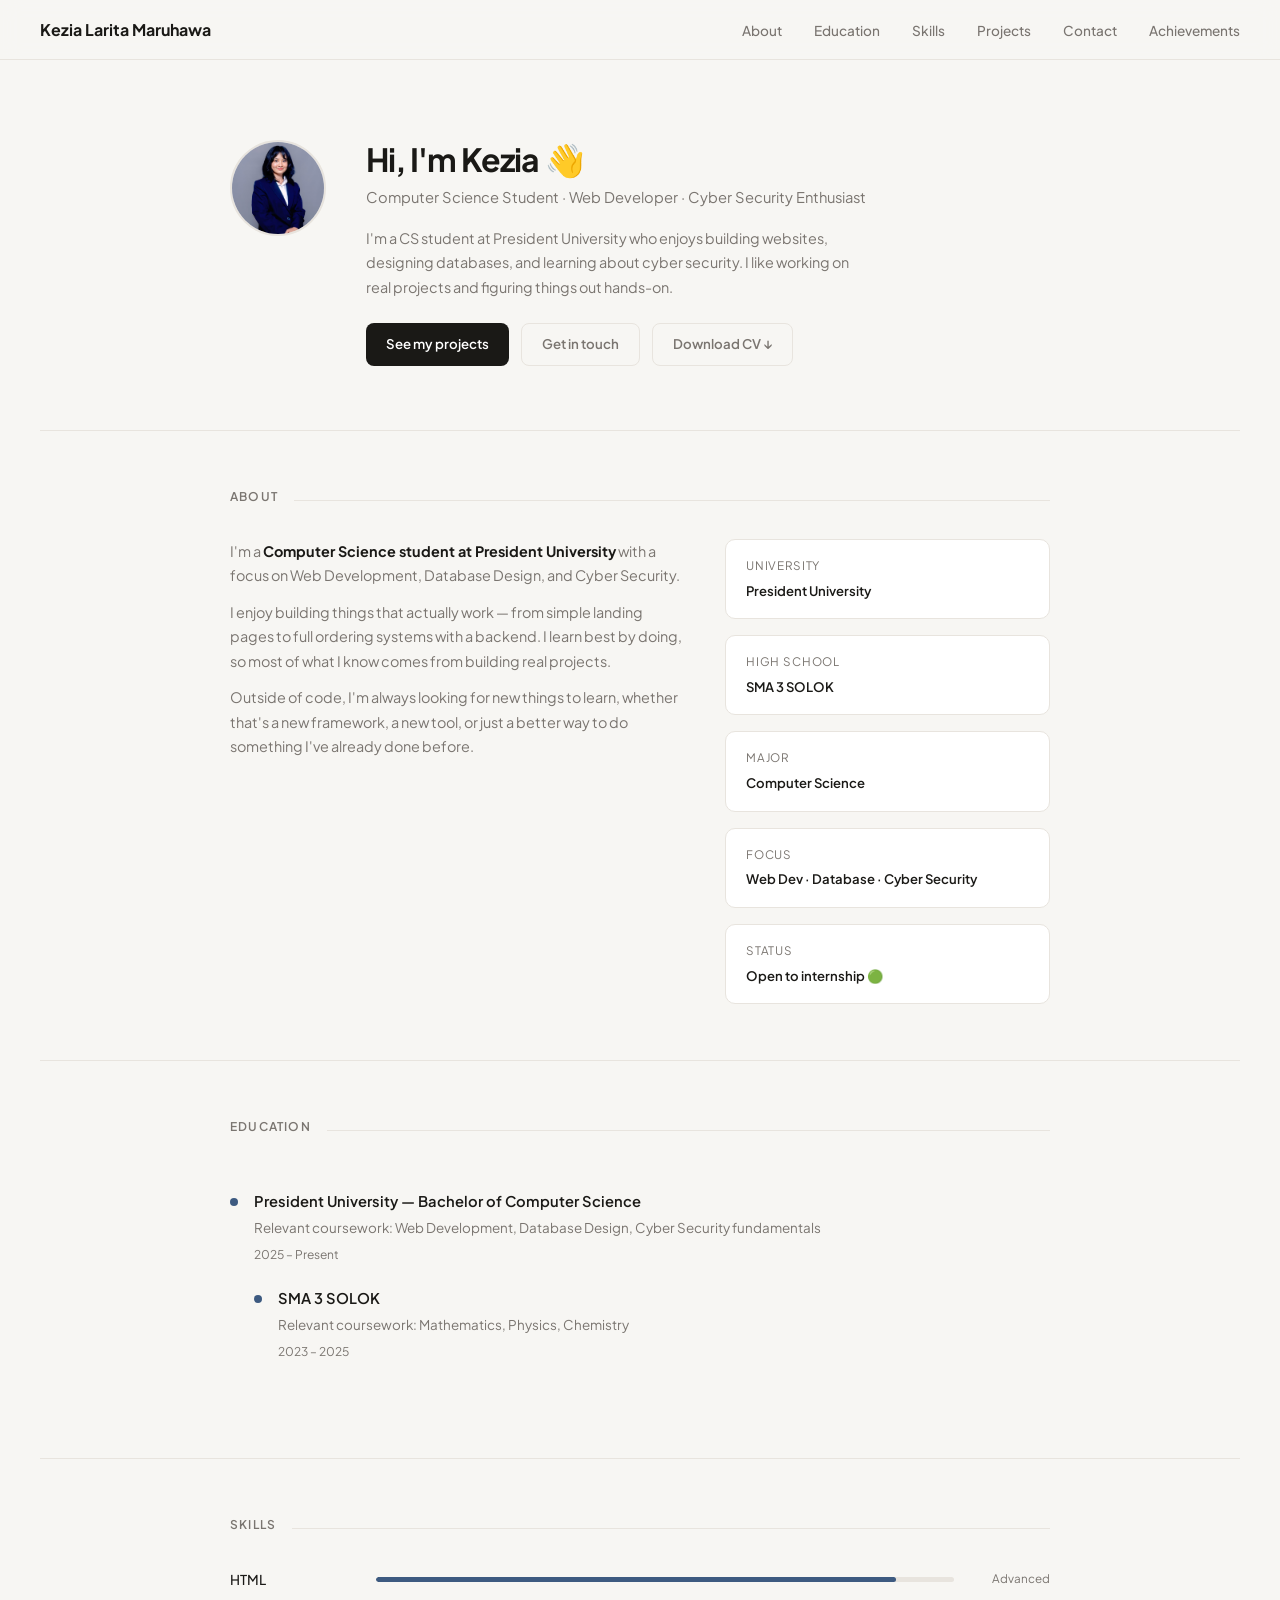
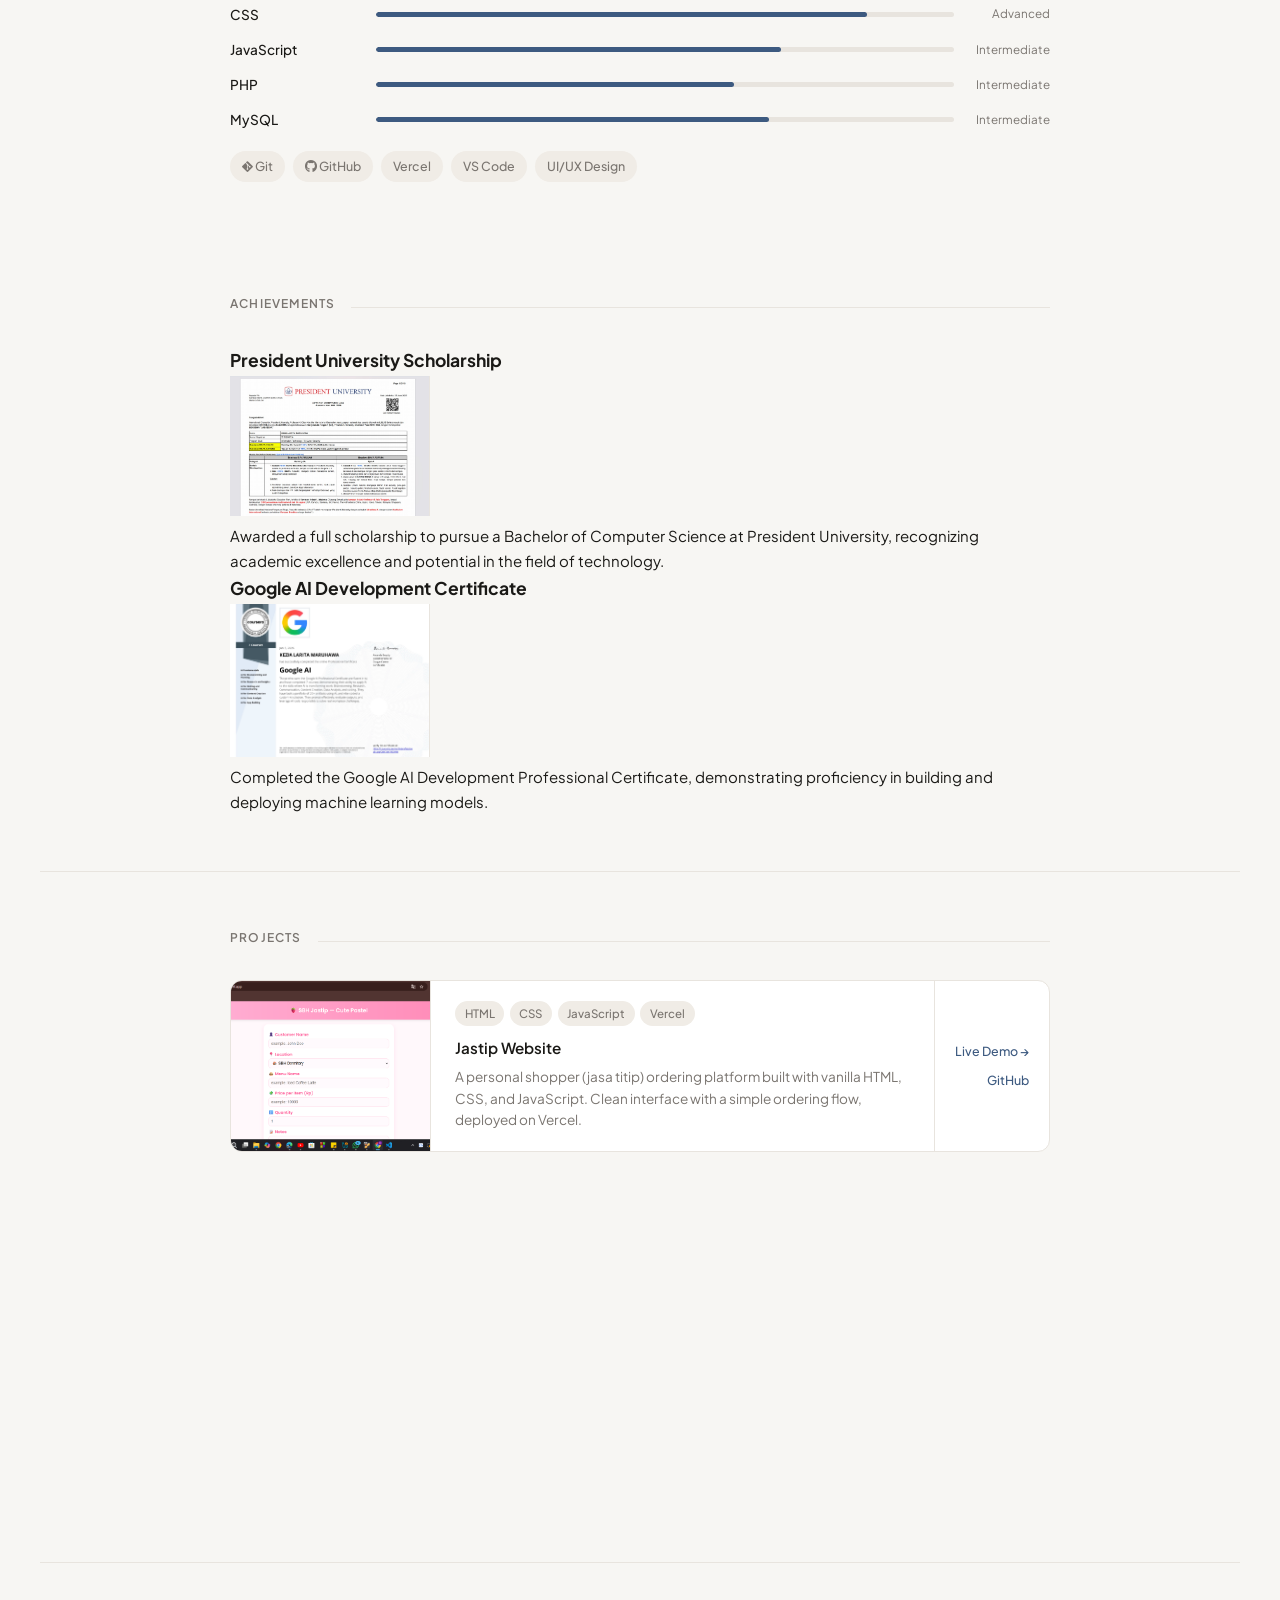
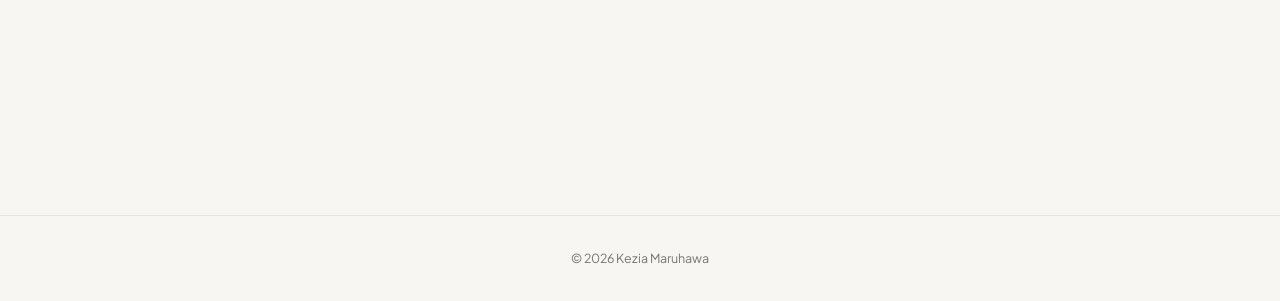
<file: index.html>
<!DOCTYPE html>
<html lang="en">
<head>
  <meta charset="UTF-8" />
  <meta name="viewport" content="width=device-width, initial-scale=1.0"/>
  <title>Kezia Maruhawa | Portfolio</title>
  <link href="https://fonts.googleapis.com/css2?family=Plus+Jakarta+Sans:wght@300;400;500;600;700&display=swap" rel="stylesheet"/>
  <link rel="stylesheet" href="https://cdnjs.cloudflare.com/ajax/libs/font-awesome/6.5.0/css/all.min.css"/>
  <link rel="stylesheet" href="style.css"/>
</head>
<body>

<!-- NAVBAR -->
<nav>
  <span class="nav-name">Kezia Larita Maruhawa</span>
  <ul class="nav-links">
    <li><a href="#about">About</a></li>
    <li><a href="#education">Education</a></li>
    <li><a href="#skills">Skills</a></li>
    <li><a href="#projects">Projects</a></li>
    <li><a href="#contact">Contact</a></li>
    <li><a href="#achievements">Achievements</a></li>
  </ul>
</nav>

<!-- HERO -->
<div id="hero">
  <img src="images/profile.jpg" class="hero-photo" alt="Kezia"/>
  <div class="hero-text">
    <h1>Hi, I'm Kezia 👋</h1>
    <p class="tagline">Computer Science Student · Web Developer · Cyber Security Enthusiast</p>
    <p>I'm a CS student at President University who enjoys building websites, designing databases, and learning about cyber security. I like working on real projects and figuring things out hands-on.</p>
    <div class="hero-cta">
      <a href="#projects" class="btn btn-dark">See my projects</a>
      <a href="#contact" class="btn btn-ghost">Get in touch</a>
      <a href="files/Kezia_CV.pdf" class="btn btn-ghost" download>Download CV ↓</a>
    </div>
  </div>
</div>

<hr/>

<!-- ABOUT -->
<section id="about">
  <div class="section-header reveal"><h2>About</h2></div>
  <div class="about-grid">
    <div class="about-body reveal">
      <p>I'm a <strong>Computer Science student at President University</strong> with a focus on Web Development, Database Design, and Cyber Security.</p>
      <p>I enjoy building things that actually work — from simple landing pages to full ordering systems with a backend. I learn best by doing, so most of what I know comes from building real projects.</p>
      <p>Outside of code, I'm always looking for new things to learn, whether that's a new framework, a new tool, or just a better way to do something I've already done before.</p>
    </div>
    <div class="about-details reveal">
      <div class="detail-item">
        <div class="label">University</div>
        <div class="value">President University</div>
      </div>
      <div class="about-details reveal">
      <div class="detail-item">
        <div class="label">High School</div>
        <div class="value">SMA 3 SOLOK</div>
      </div>
      <div class="detail-item">
        <div class="label">Major</div>
        <div class="value">Computer Science</div>
      </div>
      <div class="detail-item">
        <div class="label">Focus</div>
        <div class="value">Web Dev · Database · Cyber Security</div>
      </div>
      <div class="detail-item">
        <div class="label">Status</div>
        <div class="value">Open to internship 🟢</div>
      </div>
    </div>
  </div>
</section>

<hr/>

<!-- EDUCATION -->
<section id="education">
  <div class="section-header reveal"><h2>Education</h2></div>
  <div class="reveal">
    <div class="edu-item">
      <div class="edu-dot"></div>
      <div class="edu-content">
        <h3>President University — Bachelor of Computer Science</h3>
        <p>Relevant coursework: Web Development, Database Design, Cyber Security fundamentals</p>
        <span class="period">2025 – Present</span>
        <div class="reveal">
    <div class="edu-item">
      <div class="edu-dot"></div>
      <div class="edu-content">
        <h3>SMA 3 SOLOK</h3>
        <p>Relevant coursework: Mathematics, Physics, Chemistry</p>
        <span class="period">2023 – 2025</span>
      </div>
    </div>
  </div>
</section>

<hr/>

<!-- SKILLS -->
<section id="skills">
  <div class="section-header reveal"><h2>Skills</h2></div>
  <div class="skills-wrap reveal" id="skillsWrap"></div>
  <div class="tools-row reveal">
    <span class="tool-chip"><i class="fab fa-git-alt"></i> Git</span>
    <span class="tool-chip"><i class="fab fa-github"></i> GitHub</span>
    <span class="tool-chip">Vercel</span>
    <span class="tool-chip">VS Code</span>
    <span class="tool-chip">UI/UX Design</span>
  </div>
</section>


<!-- ACHIEVEMENTS -->
<section id="achievements">
  <div class="section-header reveal">
    <h2>Achievements</h2>
  </div>
  
  <div class="achievements-list reveal">
    
    <div class="achievement-item">
      <h3>President University Scholarship</h3>
      <a href="images/president-university-scholarship.jpg" target="_blank">
        <img src="images/president-university-scholarship.jpg" class="project-thumb" alt="President University Scholarship"/>
      </a>
      <p>Awarded a full scholarship to pursue a Bachelor of Computer Science at President University, recognizing academic excellence and potential in the field of technology.</p>
    </div> 

    <div class="achievement-item">
      <h3>Google AI Development Certificate</h3>
      <a href="images/google-ai-certificate.pdf.jpg" target="_blank">
        <img src="images/google-ai-certificate.pdf.jpg" class="project-thumb" alt="Google AI Certificate"/>
      </a>
      <p>Completed the Google AI Development Professional Certificate, demonstrating proficiency in building and deploying machine learning models.</p>
    </div>

  </div>
</section>
<hr/>

<!-- PROJECTS -->
<section id="projects">
  <div class="section-header reveal">
    <h2>Projects</h2>
  </div>
  
  <div class="projects-list">

    <!-- Project 1: Jastip -->
    <div class="project-card reveal">
      <!-- Gambar bisa diklik langsung menuju Live Demo -->
      <a href="https://jastip-web.vercel.app/" target="_blank">
        <img src="images/jastip-screenshot.png" class="project-thumb" alt="Jastip Website"/>
      </a>
      <div class="project-body">
        <div class="project-tags">
          <span class="tag">HTML</span>
          <span class="tag">CSS</span>
          <span class="tag">JavaScript</span>
          <span class="tag">Vercel</span>
        </div>
        <h3>Jastip Website</h3>
        <p>A personal shopper (jasa titip) ordering platform built with vanilla HTML, CSS, and JavaScript. Clean interface with a simple ordering flow, deployed on Vercel.</p>
      </div>
      <div class="project-links">
        <a href="https://jastip-web.vercel.app/" class="proj-link" target="_blank">Live Demo →</a>
        <a href="https://github.com/keziamaruhawa-pixel/jastip-web" class="proj-link" target="_blank">GitHub</a>
      </div>
    </div>

    <!-- Project 2: Dimsum -->
    <div class="project-card reveal">
      <!-- Gambar bisa diklik langsung menuju Live Demo -->
      <a href="https://dimsum-delivery.vercel.app/" target="_blank">
        <img src="images/dimsum-screenshot.png" class="project-thumb" alt="Dimsum Delivery"/>
      </a>
      <div class="project-body">
        <div class="project-tags">
          <span class="tag">HTML</span>
          <span class="tag">CSS</span>
          <span class="tag">JavaScript</span>
          <span class="tag">Responsive</span>
        </div>
        <h3>Dimsum Delivery</h3>
        <p>Food ordering website with full menu, pricing, and fully responsive layout. Designed the UI/UX from scratch and deployed on Vercel.</p>
      </div>
      <div class="project-links">
        <a href="https://dimsum-delivery.vercel.app/" class="proj-link" target="_blank">Live Demo →</a>
        <a href="https://github.com/keziamaruhawa-pixel/dimsum-delivery" class="proj-link" target="_blank">GitHub</a>
      </div>
    </div>

    <!-- Project 3: Stack Cafe -->
    <div class="project-card reveal">
      <!-- Gambar bisa diklik langsung menuju Live Demo (Spasi nama file diganti tanda hubung) -->
      <a href="https://stack-cafe.vercel.app/" target="_blank">
        <img src="images/stack web-screenshot.png" class="project-thumb" alt="Stack Café"/>
      </a>
      <div class="project-body">
        <div class="project-tags">
          <span class="tag">HTML</span>
          <span class="tag">CSS</span>
          <span class="tag">JavaScript</span>
          <span class="tag">MySQL</span>
          <span class="tag team">Team Project</span>
        </div>
        <h3>Stack Café</h3>
        <p>Collaborative café platform with menu ordering, user login, and responsive design. Built with a MySQL backend as part of a small dev team, deployed on Vercel.</p>
      </div>
      <div class="project-links">
        <a href="https://stack-cafe.vercel.app/" class="proj-link" target="_blank">Live Demo →</a>
        <a href="https://github.com/keziamaruhawa-pixel/stack-cafe" class="proj-link" target="_blank">GitHub</a>
      </div>
    </div>

  </div>
</section>
<hr/>

<!-- CONTACT -->
<section id="contact">
  <div class="section-header reveal"><h2>Contact</h2></div>
  <p class="contact-desc reveal">Feel free to reach out — whether it's about an internship, a project, or just to say hi!</p>
  <div class="contact-row reveal">
    <a href="mailto:keziamaruhawa@gmail.com" class="contact-chip">
      <i class="fas fa-envelope"></i> keziamaruhawa.glory@gmail.com
    </a>
    <a href="https://www.linkedin.com/in/keziamaruhawa" class="contact-chip" target="_blank">
      <i class="fab fa-linkedin"></i> LinkedIn
    </a>
    <a href="https://github.com/keziamaruhawa-pixel" class="contact-chip" target="_blank">
      <i class="fab fa-github"></i> GitHub
    </a>
    <a href="https://www.instagram.com/kiy0masa__" class="contact-chip" target="_blank">
      <i class="fab fa-instagram"></i> Instagram
    </a>
  </div>
</section>

<footer>© 2026 Kezia Maruhawa</footer>

<script src="script.js"></script>
</body>
</html>
</file>
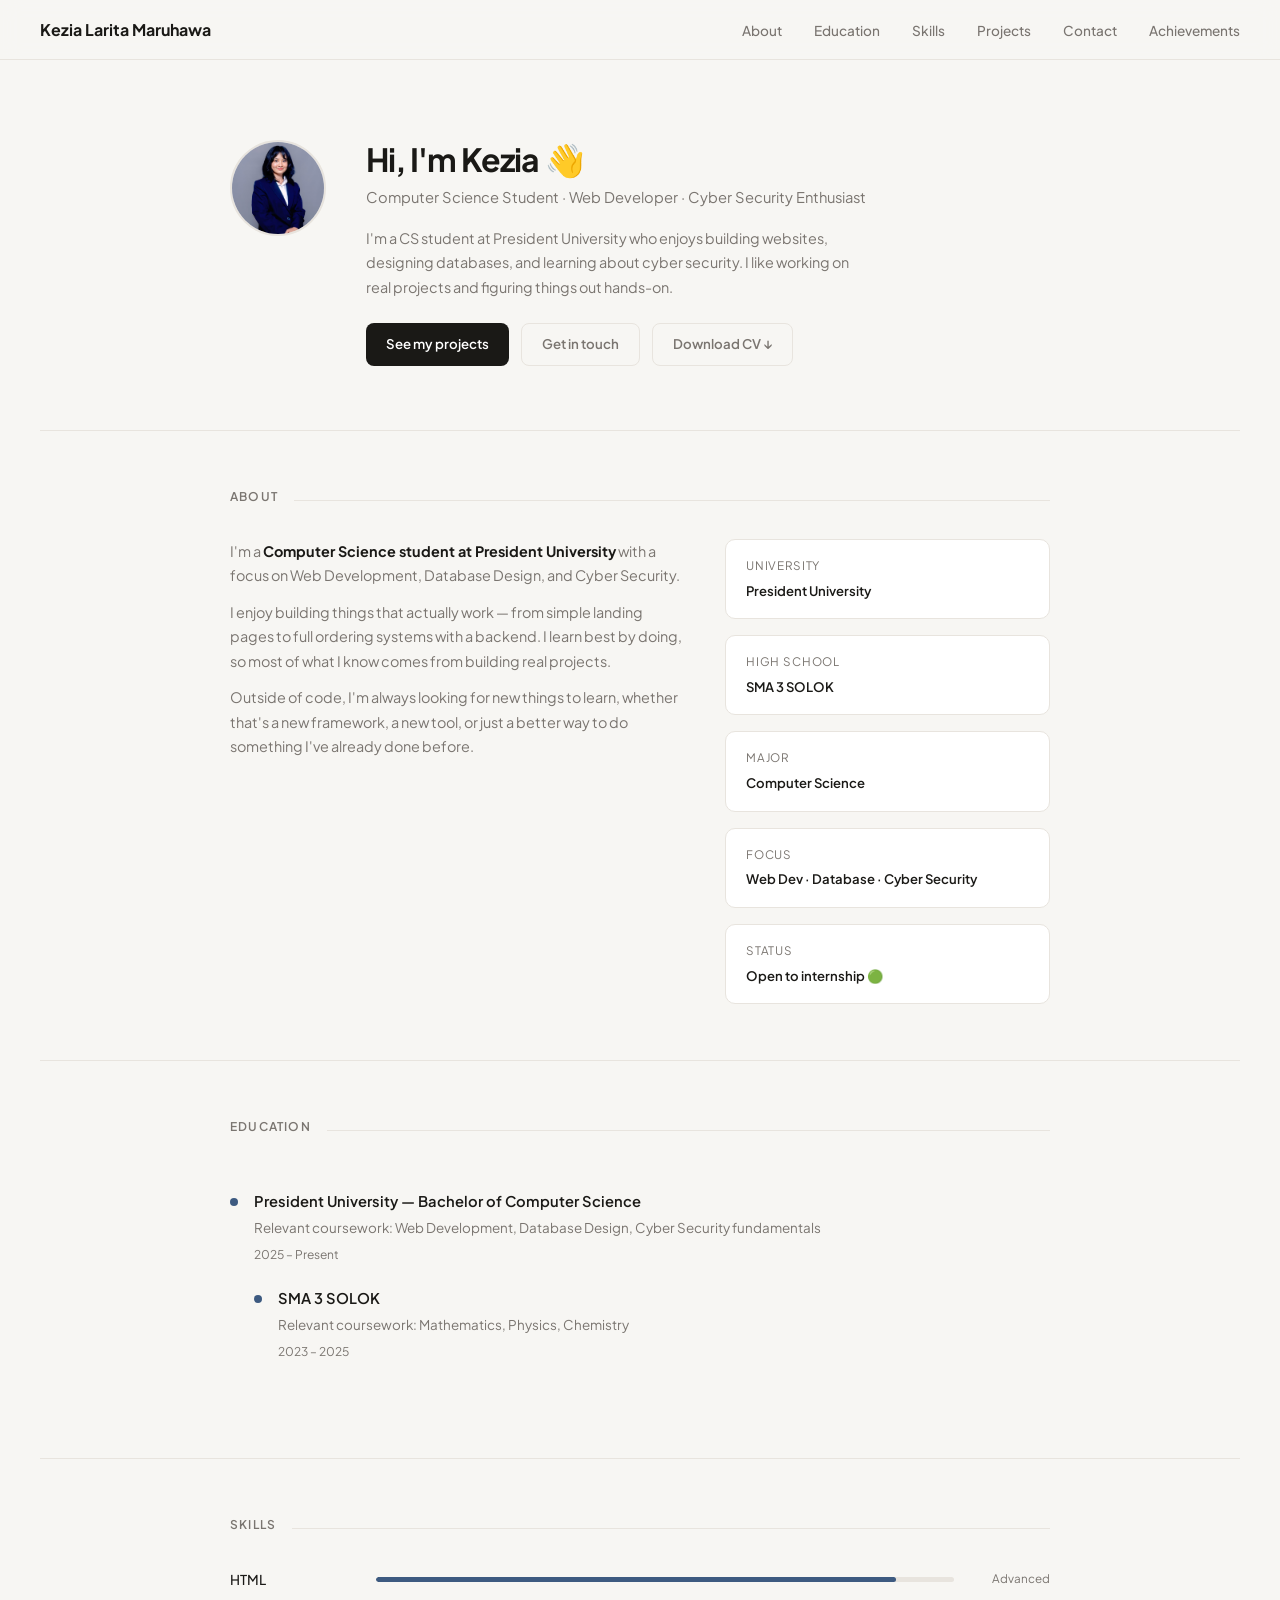
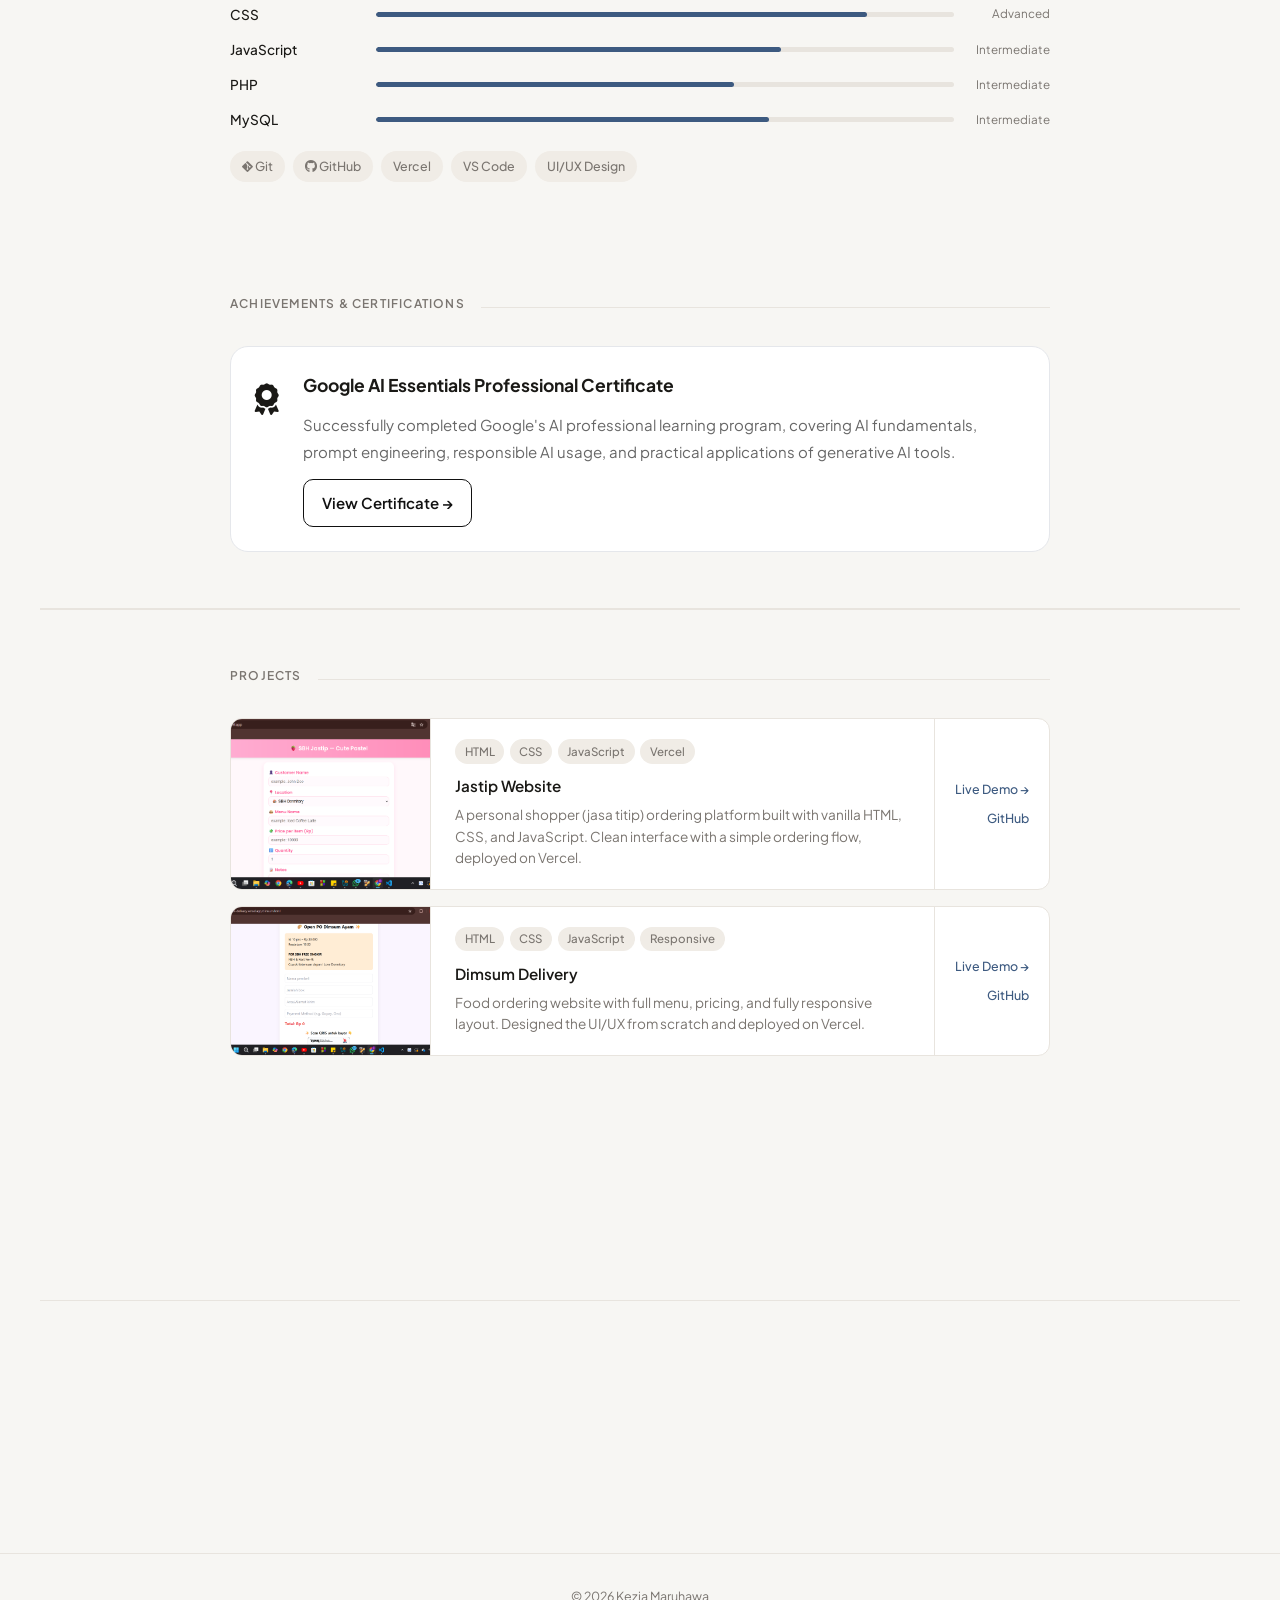
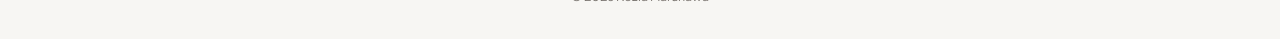
<file: kezia-portofolio-main/index.html>
<!DOCTYPE html>
<html lang="en">
<head>
  <meta charset="UTF-8" />
  <meta name="viewport" content="width=device-width, initial-scale=1.0"/>
  <title>Kezia Maruhawa | Portfolio</title>
  <link href="https://fonts.googleapis.com/css2?family=Plus+Jakarta+Sans:wght@300;400;500;600;700&display=swap" rel="stylesheet"/>
  <link rel="stylesheet" href="https://cdnjs.cloudflare.com/ajax/libs/font-awesome/6.5.0/css/all.min.css"/>
  <link rel="stylesheet" href="style.css"/>
</head>
<body>

<!-- NAVBAR -->
<nav>
  <span class="nav-name">Kezia Larita Maruhawa</span>
  <ul class="nav-links">
    <li><a href="#about">About</a></li>
    <li><a href="#education">Education</a></li>
    <li><a href="#skills">Skills</a></li>
    <li><a href="#projects">Projects</a></li>
    <li><a href="#contact">Contact</a></li>
    <li><a href="#achievements">Achievements</a></li>
  </ul>
</nav>

<!-- HERO -->
<div id="hero">
  <img src="images/profile.jpg" class="hero-photo" alt="Kezia"/>
  <div class="hero-text">
    <h1>Hi, I'm Kezia 👋</h1>
    <p class="tagline">Computer Science Student · Web Developer · Cyber Security Enthusiast</p>
    <p>I'm a CS student at President University who enjoys building websites, designing databases, and learning about cyber security. I like working on real projects and figuring things out hands-on.</p>
    <div class="hero-cta">
      <a href="#projects" class="btn btn-dark">See my projects</a>
      <a href="#contact" class="btn btn-ghost">Get in touch</a>
      <a href="files/Kezia_CV.pdf" class="btn btn-ghost" download>Download CV ↓</a>
    </div>
  </div>
</div>

<hr/>

<!-- ABOUT -->
<section id="about">
  <div class="section-header reveal"><h2>About</h2></div>
  <div class="about-grid">
    <div class="about-body reveal">
      <p>I'm a <strong>Computer Science student at President University</strong> with a focus on Web Development, Database Design, and Cyber Security.</p>
      <p>I enjoy building things that actually work — from simple landing pages to full ordering systems with a backend. I learn best by doing, so most of what I know comes from building real projects.</p>
      <p>Outside of code, I'm always looking for new things to learn, whether that's a new framework, a new tool, or just a better way to do something I've already done before.</p>
    </div>
    <div class="about-details reveal">
      <div class="detail-item">
        <div class="label">University</div>
        <div class="value">President University</div>
      </div>
      <div class="about-details reveal">
      <div class="detail-item">
        <div class="label">High School</div>
        <div class="value">SMA 3 SOLOK</div>
      </div>
      <div class="detail-item">
        <div class="label">Major</div>
        <div class="value">Computer Science</div>
      </div>
      <div class="detail-item">
        <div class="label">Focus</div>
        <div class="value">Web Dev · Database · Cyber Security</div>
      </div>
      <div class="detail-item">
        <div class="label">Status</div>
        <div class="value">Open to internship 🟢</div>
      </div>
    </div>
  </div>
</section>

<hr/>

<!-- EDUCATION -->
<section id="education">
  <div class="section-header reveal"><h2>Education</h2></div>
  <div class="reveal">
    <div class="edu-item">
      <div class="edu-dot"></div>
      <div class="edu-content">
        <h3>President University — Bachelor of Computer Science</h3>
        <p>Relevant coursework: Web Development, Database Design, Cyber Security fundamentals</p>
        <span class="period">2025 – Present</span>
        <div class="reveal">
    <div class="edu-item">
      <div class="edu-dot"></div>
      <div class="edu-content">
        <h3>SMA 3 SOLOK</h3>
        <p>Relevant coursework: Mathematics, Physics, Chemistry</p>
        <span class="period">2023 – 2025</span>
      </div>
    </div>
  </div>
</section>

<hr/>

<!-- SKILLS -->
<section id="skills">
  <div class="section-header reveal"><h2>Skills</h2></div>
  <div class="skills-wrap reveal" id="skillsWrap"></div>
  <div class="tools-row reveal">
    <span class="tool-chip"><i class="fab fa-git-alt"></i> Git</span>
    <span class="tool-chip"><i class="fab fa-github"></i> GitHub</span>
    <span class="tool-chip">Vercel</span>
    <span class="tool-chip">VS Code</span>
    <span class="tool-chip">UI/UX Design</span>
  </div>
</section>

 <!-- ACHIEVEMENTS -->
<section id="achievements">
  <div class="section-header reveal">
    <h2>Achievements & Certifications</h2>
  </div>

  <div class="achievement-card reveal">
    <div class="achievement-icon">
      <i class="fas fa-award"></i>
    </div>

    <div class="achievement-content">
      <h3>Google AI Essentials Professional Certificate</h3>
      <p>
        Successfully completed Google's AI professional learning program,
        covering AI fundamentals, prompt engineering, responsible AI usage,
        and practical applications of generative AI tools.
      </p>

      <a href="files/google-ai-certificate.pdf.pdf"
   target="_blank"
   class="cert-btn">
   View Certificate →
</a>
      </div>
    </div>
  </div>
</section>

<hr/>
<hr/>

<!-- PROJECTS -->
<section id="projects">
  <div class="section-header reveal"><h2>Projects</h2></div>
  <div class="projects-list">

    <div class="project-card reveal">
      <img src="images/jastip-screenshot.png" class="project-thumb" alt="Jastip"/>
      <div class="project-body">
        <div class="project-tags">
          <span class="tag">HTML</span>
          <span class="tag">CSS</span>
          <span class="tag">JavaScript</span>
          <span class="tag">Vercel</span>
        </div>
        <h3>Jastip Website</h3>
        <p>A personal shopper (jasa titip) ordering platform built with vanilla HTML, CSS, and JavaScript. Clean interface with a simple ordering flow, deployed on Vercel.</p>
      </div>
      <div class="project-links">
        <a href="https://jastip-web.vercel.app/" class="proj-link" target="_blank">Live Demo →</a>
        <a href="https://github.com/keziamaruhawa-pixel/jastip-web" class="proj-link" target="_blank">GitHub</a>
      </div>
    </div>

    <div class="project-card reveal">
      <img src="images/dimsum-screenshot.png" class="project-thumb" alt="Dimsum Delivery"/>
      <div class="project-body">
        <div class="project-tags">
          <span class="tag">HTML</span>
          <span class="tag">CSS</span>
          <span class="tag">JavaScript</span>
          <span class="tag">Responsive</span>
        </div>
        <h3>Dimsum Delivery</h3>
        <p>Food ordering website with full menu, pricing, and fully responsive layout. Designed the UI/UX from scratch and deployed on Vercel.</p>
      </div>
      <div class="project-links">
        <a href="https://dimsum-delivery.vercel.app/" class="proj-link" target="_blank">Live Demo →</a>
        <a href="https://github.com/keziamaruhawa-pixel/dimsum-delivery" class="proj-link" target="_blank">GitHub</a>
      </div>
    </div>

    <div class="project-card reveal">
      <img src="images/stack web-screenshot.png" class="project-thumb" alt="Stack Cafe"/>
      <div class="project-body">
        <div class="project-tags">
          <span class="tag">HTML</span>
          <span class="tag">CSS</span>
          <span class="tag">JavaScript</span>
          <span class="tag">MySQL</span>
          <span class="tag team">Team Project</span>
        </div>
        <h3>Stack Café</h3>
        <p>Collaborative café platform with menu ordering, user login, and responsive design. Built with a MySQL backend as part of a small dev team, deployed on Vercel.</p>
      </div>
      <div class="project-links">
        <a href="https://stack-cafe.vercel.app/" class="proj-link" target="_blank">Live Demo →</a>
        <a href="https://github.com/keziamaruhawa-pixel/stack-cafe" class="proj-link" target="_blank">GitHub</a>
      </div>
    </div>

  </div>
</section>

<hr/>

<!-- CONTACT -->
<section id="contact">
  <div class="section-header reveal"><h2>Contact</h2></div>
  <p class="contact-desc reveal">Feel free to reach out — whether it's about an internship, a project, or just to say hi!</p>
  <div class="contact-row reveal">
    <a href="mailto:keziamaruhawa@gmail.com" class="contact-chip">
      <i class="fas fa-envelope"></i> keziamaruhawa@gmail.com
    </a>
    <a href="https://www.linkedin.com/in/kezia-maruhawa-69a5a5372" class="contact-chip" target="_blank">
      <i class="fab fa-linkedin"></i> LinkedIn
    </a>
    <a href="https://github.com/keziamaruhawa-pixel" class="contact-chip" target="_blank">
      <i class="fab fa-github"></i> GitHub
    </a>
    <a href="https://www.instagram.com/kiy0masa__" class="contact-chip" target="_blank">
      <i class="fab fa-instagram"></i> Instagram
    </a>
  </div>
</section>

<footer>© 2026 Kezia Maruhawa</footer>

<script src="script.js"></script>
</body>
</html>
</file>
<file: style.css>
/* ── RESET ── */
*, *::before, *::after {
  box-sizing: border-box;
  margin: 0;
  padding: 0;
}

/* ── VARIABLES ── */
:root {
  --bg: #f7f6f3;
  --card: #ffffff;
  --border: #e8e4de;
  --text: #1a1916;
  --muted: #7a7570;
  --accent: #3d5a80;
  --accent-light: #e8eef4;
  --tag-bg: #f0ece6;
}

/* ── BASE ── */
html {
  scroll-behavior: smooth;
}

body {
  background: var(--bg);
  color: var(--text);
  font-family: 'Plus Jakarta Sans', sans-serif;
  font-size: 15px;
  line-height: 1.7;
}

hr {
  border: none;
  border-top: 1px solid var(--border);
  margin: 0 2.5rem;
}

/* ── NAVBAR ── */
nav {
  position: sticky;
  top: 0;
  z-index: 50;
  background: rgba(247, 246, 243, 0.92);
  backdrop-filter: blur(10px);
  border-bottom: 1px solid var(--border);
  padding: 1rem 2.5rem;
  display: flex;
  align-items: center;
  justify-content: space-between;
}

.nav-name {
  font-weight: 700;
  font-size: 1rem;
  color: var(--text);
}

.nav-links {
  display: flex;
  gap: 2rem;
  list-style: none;
}

.nav-links a {
  text-decoration: none;
  color: var(--muted);
  font-size: 0.85rem;
  font-weight: 500;
  transition: color 0.2s;
}

.nav-links a:hover {
  color: var(--text);
}

/* ── HERO ── */
#hero {
  max-width: 900px;
  margin: 0 auto;
  padding: 5rem 2.5rem 4rem;
  display: flex;
  gap: 2.5rem;
  align-items: flex-start;
}

.hero-photo {
  width: 96px;
  height: 96px;
  border-radius: 50%;
  object-fit: cover;
  border: 2px solid var(--border);
  flex-shrink: 0;
}

.hero-text h1 {
  font-size: 2rem;
  font-weight: 700;
  letter-spacing: -0.03em;
  line-height: 1.2;
  margin-bottom: 0.4rem;
}

.hero-text .tagline {
  color: var(--muted);
  font-size: 0.92rem;
  margin-bottom: 1rem;
}

.hero-text p {
  color: var(--muted);
  font-size: 0.9rem;
  max-width: 500px;
  margin-bottom: 1.5rem;
}

.hero-cta {
  display: flex;
  gap: 0.75rem;
  flex-wrap: wrap;
}

/* ── BUTTONS ── */
.btn {
  display: inline-flex;
  align-items: center;
  gap: 0.4rem;
  padding: 0.55rem 1.25rem;
  border-radius: 8px;
  font-size: 0.83rem;
  font-weight: 600;
  text-decoration: none;
  font-family: inherit;
  cursor: pointer;
  border: none;
  transition: all 0.2s;
}

.btn-dark {
  background: var(--text);
  color: #fff;
}

.btn-dark:hover {
  background: #333;
}

.btn-ghost {
  background: transparent;
  color: var(--muted);
  border: 1px solid var(--border);
}

.btn-ghost:hover {
  border-color: var(--text);
  color: var(--text);
}

/* ── SECTIONS ── */
section {
  max-width: 900px;
  margin: 0 auto;
  padding: 3.5rem 2.5rem;
}

.section-header {
  display: flex;
  align-items: baseline;
  gap: 1rem;
  margin-bottom: 2rem;
}

.section-header h2 {
  font-size: 0.75rem;
  font-weight: 600;
  letter-spacing: 0.1em;
  text-transform: uppercase;
  color: var(--muted);
  white-space: nowrap;
}

.section-header::after {
  content: '';
  flex: 1;
  height: 1px;
  background: var(--border);
}

/* ── ABOUT ── */
.about-grid {
  display: grid;
  grid-template-columns: 1.4fr 1fr;
  gap: 2.5rem;
}

.about-body p {
  color: var(--muted);
  font-size: 0.9rem;
  margin-bottom: 0.75rem;
}

.about-body p strong {
  color: var(--text);
}

.about-details {
  display: flex;
  flex-direction: column;
  gap: 1rem;
}

.detail-item {
  padding: 1rem 1.25rem;
  background: var(--card);
  border: 1px solid var(--border);
  border-radius: 10px;
  font-size: 0.82rem;
}

.detail-item .label {
  color: var(--muted);
  font-size: 0.73rem;
  text-transform: uppercase;
  letter-spacing: 0.07em;
  margin-bottom: 0.25rem;
}

.detail-item .value {
  font-weight: 600;
  color: var(--text);
}

/* ── EDUCATION ── */
.edu-item {
  display: flex;
  gap: 1rem;
  align-items: flex-start;
  padding: 1.25rem 0;
  border-bottom: 1px solid var(--border);
}

.edu-item:last-child {
  border-bottom: none;
}

.edu-dot {
  width: 8px;
  height: 8px;
  border-radius: 50%;
  background: var(--accent);
  margin-top: 0.55rem;
  flex-shrink: 0;
}

.edu-content h3 {
  font-size: 0.92rem;
  font-weight: 600;
  margin-bottom: 0.2rem;
}

.edu-content p {
  font-size: 0.84rem;
  color: var(--muted);
}

.edu-content .period {
  display: inline-block;
  font-size: 0.75rem;
  color: var(--muted);
  margin-top: 0.3rem;
}

/* ── SKILLS ── */
.skills-wrap {
  display: flex;
  flex-direction: column;
  gap: 0.75rem;
}

.skill-row {
  display: flex;
  align-items: center;
  gap: 1rem;
}

.skill-name {
  width: 130px;
  font-size: 0.85rem;
  font-weight: 500;
  flex-shrink: 0;
}

.skill-track {
  flex: 1;
  height: 5px;
  background: var(--border);
  border-radius: 100px;
  overflow: hidden;
}

.skill-fill {
  height: 100%;
  background: var(--accent);
  border-radius: 100px;
  width: 0;
  transition: width 1s ease;
}

.skill-tag {
  font-size: 0.73rem;
  color: var(--muted);
  width: 80px;
  text-align: right;
}

.tools-row {
  display: flex;
  flex-wrap: wrap;
  gap: 0.5rem;
  margin-top: 1.25rem;
}

.tool-chip {
  background: var(--tag-bg);
  color: var(--muted);
  font-size: 0.78rem;
  padding: 0.3rem 0.75rem;
  border-radius: 100px;
  font-weight: 500;
}

/* ── PROJECTS ── */
.projects-list {
  display: flex;
  flex-direction: column;
  gap: 1rem;
}

.project-card {
  background: var(--card);
  border: 1px solid var(--border);
  border-radius: 12px;
  overflow: hidden;
  display: grid;
  grid-template-columns: 200px 1fr auto;
  transition: border-color 0.2s, box-shadow 0.2s;
}

.project-card:hover {
  border-color: var(--accent);
  box-shadow: 0 4px 20px rgba(0, 0, 0, 0.07);
}

.project-thumb {
  width: 200px;
  height: 100%;
  min-height: 140px;
  object-fit: cover;
  border-right: 1px solid var(--border);
}

.project-body {
  padding: 1.25rem 1.5rem;
}

.project-tags {
  display: flex;
  flex-wrap: wrap;
  gap: 0.35rem;
  margin-bottom: 0.6rem;
}

.tag {
  font-size: 0.72rem;
  padding: 0.15rem 0.6rem;
  border-radius: 100px;
  background: var(--tag-bg);
  color: var(--muted);
  font-weight: 500;
}

.tag.team {
  background: var(--accent-light);
  color: var(--accent);
}

.project-body h3 {
  font-size: 0.95rem;
  font-weight: 600;
  margin-bottom: 0.3rem;
}

.project-body p {
  font-size: 0.85rem;
  color: var(--muted);
  line-height: 1.6;
}

.project-links {
  display: flex;
  flex-direction: column;
  gap: 0.5rem;
  align-items: flex-end;
  justify-content: center;
  padding: 1.25rem;
  border-left: 1px solid var(--border);
}

.proj-link {
  font-size: 0.78rem;
  text-decoration: none;
  color: var(--accent);
  font-weight: 500;
  white-space: nowrap;
  transition: opacity 0.2s;
}

.proj-link:hover {
  opacity: 0.7;
}

/* ── CONTACT ── */
.contact-desc {
  color: var(--muted);
  font-size: 0.88rem;
  margin-bottom: 1.25rem;
}

.contact-row {
  display: flex;
  gap: 0.75rem;
  flex-wrap: wrap;
}

.contact-chip {
  display: inline-flex;
  align-items: center;
  gap: 0.5rem;
  padding: 0.6rem 1.1rem;
  background: var(--card);
  border: 1px solid var(--border);
  border-radius: 8px;
  text-decoration: none;
  font-size: 0.83rem;
  font-weight: 500;
  color: var(--text);
  transition: all 0.2s;
}

.contact-chip:hover {
  border-color: var(--accent);
  color: var(--accent);
}

/* ── FOOTER ── */
footer {
  text-align: center;
  padding: 2rem;
  border-top: 1px solid var(--border);
  font-size: 0.78rem;
  color: var(--muted);
}

/* ── REVEAL ANIMATION ── */
.reveal {
  opacity: 0;
  transform: translateY(16px);
  transition: opacity 0.55s ease, transform 0.55s ease;
}

.reveal.in {
  opacity: 1;
  transform: none;
}

/* ── RESPONSIVE ── */
@media (max-width: 700px) {
  nav {
    padding: 1rem 1.25rem;
  }

  .nav-links {
    gap: 1.25rem;
  }

  hr {
    margin: 0 1.25rem;
  }

  section {
    padding: 2.5rem 1.25rem;
  }

  #hero {
    flex-direction: column;
    gap: 1.25rem;
    padding: 3rem 1.25rem 2rem;
  }

  .about-grid {
    grid-template-columns: 1fr;
  }

  .project-card {
    grid-template-columns: 1fr;
  }

  .project-thumb {
    width: 100%;
    height: 160px;
    border-right: none;
    border-bottom: 1px solid var(--border);
  }

  .project-links {
    flex-direction: row;
    border-left: none;
    border-top: 1px solid var(--border);
    justify-content: flex-start;
  }
}
</file>
<file: kezia-portofolio-main/style.css>
/* ── RESET ── */
*, *::before, *::after {
  box-sizing: border-box;
  margin: 0;
  padding: 0;
}

/* ── VARIABLES ── */
:root {
  --bg: #f7f6f3;
  --card: #ffffff;
  --border: #e8e4de;
  --text: #1a1916;
  --muted: #7a7570;
  --accent: #3d5a80;
  --accent-light: #e8eef4;
  --tag-bg: #f0ece6;
}

/* ── BASE ── */
html {
  scroll-behavior: smooth;
}

body {
  background: var(--bg);
  color: var(--text);
  font-family: 'Plus Jakarta Sans', sans-serif;
  font-size: 15px;
  line-height: 1.7;
}

hr {
  border: none;
  border-top: 1px solid var(--border);
  margin: 0 2.5rem;
}

/* ── NAVBAR ── */
nav {
  position: sticky;
  top: 0;
  z-index: 50;
  background: rgba(247, 246, 243, 0.92);
  backdrop-filter: blur(10px);
  border-bottom: 1px solid var(--border);
  padding: 1rem 2.5rem;
  display: flex;
  align-items: center;
  justify-content: space-between;
}

.nav-name {
  font-weight: 700;
  font-size: 1rem;
  color: var(--text);
}

.nav-links {
  display: flex;
  gap: 2rem;
  list-style: none;
}

.nav-links a {
  text-decoration: none;
  color: var(--muted);
  font-size: 0.85rem;
  font-weight: 500;
  transition: color 0.2s;
}

.nav-links a:hover {
  color: var(--text);
}

/* ── HERO ── */
#hero {
  max-width: 900px;
  margin: 0 auto;
  padding: 5rem 2.5rem 4rem;
  display: flex;
  gap: 2.5rem;
  align-items: flex-start;
}

.hero-photo {
  width: 96px;
  height: 96px;
  border-radius: 50%;
  object-fit: cover;
  border: 2px solid var(--border);
  flex-shrink: 0;
}

.hero-text h1 {
  font-size: 2rem;
  font-weight: 700;
  letter-spacing: -0.03em;
  line-height: 1.2;
  margin-bottom: 0.4rem;
}

.hero-text .tagline {
  color: var(--muted);
  font-size: 0.92rem;
  margin-bottom: 1rem;
}

.hero-text p {
  color: var(--muted);
  font-size: 0.9rem;
  max-width: 500px;
  margin-bottom: 1.5rem;
}

.hero-cta {
  display: flex;
  gap: 0.75rem;
  flex-wrap: wrap;
}

/* ── BUTTONS ── */
.btn {
  display: inline-flex;
  align-items: center;
  gap: 0.4rem;
  padding: 0.55rem 1.25rem;
  border-radius: 8px;
  font-size: 0.83rem;
  font-weight: 600;
  text-decoration: none;
  font-family: inherit;
  cursor: pointer;
  border: none;
  transition: all 0.2s;
}

.btn-dark {
  background: var(--text);
  color: #fff;
}

.btn-dark:hover {
  background: #333;
}

.btn-ghost {
  background: transparent;
  color: var(--muted);
  border: 1px solid var(--border);
}

.btn-ghost:hover {
  border-color: var(--text);
  color: var(--text);
}

/* ── SECTIONS ── */
section {
  max-width: 900px;
  margin: 0 auto;
  padding: 3.5rem 2.5rem;
}

.section-header {
  display: flex;
  align-items: baseline;
  gap: 1rem;
  margin-bottom: 2rem;
}

.section-header h2 {
  font-size: 0.75rem;
  font-weight: 600;
  letter-spacing: 0.1em;
  text-transform: uppercase;
  color: var(--muted);
  white-space: nowrap;
}

.section-header::after {
  content: '';
  flex: 1;
  height: 1px;
  background: var(--border);
}

/* ── ABOUT ── */
.about-grid {
  display: grid;
  grid-template-columns: 1.4fr 1fr;
  gap: 2.5rem;
}

.about-body p {
  color: var(--muted);
  font-size: 0.9rem;
  margin-bottom: 0.75rem;
}

.about-body p strong {
  color: var(--text);
}

.about-details {
  display: flex;
  flex-direction: column;
  gap: 1rem;
}

.detail-item {
  padding: 1rem 1.25rem;
  background: var(--card);
  border: 1px solid var(--border);
  border-radius: 10px;
  font-size: 0.82rem;
}

.detail-item .label {
  color: var(--muted);
  font-size: 0.73rem;
  text-transform: uppercase;
  letter-spacing: 0.07em;
  margin-bottom: 0.25rem;
}

.detail-item .value {
  font-weight: 600;
  color: var(--text);
}

/* ── EDUCATION ── */
.edu-item {
  display: flex;
  gap: 1rem;
  align-items: flex-start;
  padding: 1.25rem 0;
  border-bottom: 1px solid var(--border);
}

.edu-item:last-child {
  border-bottom: none;
}

.edu-dot {
  width: 8px;
  height: 8px;
  border-radius: 50%;
  background: var(--accent);
  margin-top: 0.55rem;
  flex-shrink: 0;
}

.edu-content h3 {
  font-size: 0.92rem;
  font-weight: 600;
  margin-bottom: 0.2rem;
}

.edu-content p {
  font-size: 0.84rem;
  color: var(--muted);
}

.edu-content .period {
  display: inline-block;
  font-size: 0.75rem;
  color: var(--muted);
  margin-top: 0.3rem;
}

/* ── SKILLS ── */
.skills-wrap {
  display: flex;
  flex-direction: column;
  gap: 0.75rem;
}

.skill-row {
  display: flex;
  align-items: center;
  gap: 1rem;
}

.skill-name {
  width: 130px;
  font-size: 0.85rem;
  font-weight: 500;
  flex-shrink: 0;
}

.skill-track {
  flex: 1;
  height: 5px;
  background: var(--border);
  border-radius: 100px;
  overflow: hidden;
}

.skill-fill {
  height: 100%;
  background: var(--accent);
  border-radius: 100px;
  width: 0;
  transition: width 1s ease;
}

.skill-tag {
  font-size: 0.73rem;
  color: var(--muted);
  width: 80px;
  text-align: right;
}

.tools-row {
  display: flex;
  flex-wrap: wrap;
  gap: 0.5rem;
  margin-top: 1.25rem;
}

.tool-chip {
  background: var(--tag-bg);
  color: var(--muted);
  font-size: 0.78rem;
  padding: 0.3rem 0.75rem;
  border-radius: 100px;
  font-weight: 500;
}

/* ── PROJECTS ── */
.projects-list {
  display: flex;
  flex-direction: column;
  gap: 1rem;
}

.project-card {
  background: var(--card);
  border: 1px solid var(--border);
  border-radius: 12px;
  overflow: hidden;
  display: grid;
  grid-template-columns: 200px 1fr auto;
  transition: border-color 0.2s, box-shadow 0.2s;
}

.project-card:hover {
  border-color: var(--accent);
  box-shadow: 0 4px 20px rgba(0, 0, 0, 0.07);
}

.project-thumb {
  width: 200px;
  height: 100%;
  min-height: 140px;
  object-fit: cover;
  border-right: 1px solid var(--border);
}

.project-body {
  padding: 1.25rem 1.5rem;
}

.project-tags {
  display: flex;
  flex-wrap: wrap;
  gap: 0.35rem;
  margin-bottom: 0.6rem;
}

.tag {
  font-size: 0.72rem;
  padding: 0.15rem 0.6rem;
  border-radius: 100px;
  background: var(--tag-bg);
  color: var(--muted);
  font-weight: 500;
}

.tag.team {
  background: var(--accent-light);
  color: var(--accent);
}

.project-body h3 {
  font-size: 0.95rem;
  font-weight: 600;
  margin-bottom: 0.3rem;
}

.project-body p {
  font-size: 0.85rem;
  color: var(--muted);
  line-height: 1.6;
}

.project-links {
  display: flex;
  flex-direction: column;
  gap: 0.5rem;
  align-items: flex-end;
  justify-content: center;
  padding: 1.25rem;
  border-left: 1px solid var(--border);
}

.proj-link {
  font-size: 0.78rem;
  text-decoration: none;
  color: var(--accent);
  font-weight: 500;
  white-space: nowrap;
  transition: opacity 0.2s;
}

.proj-link:hover {
  opacity: 0.7;
}

/* ── CONTACT ── */
.contact-desc {
  color: var(--muted);
  font-size: 0.88rem;
  margin-bottom: 1.25rem;
}

.contact-row {
  display: flex;
  gap: 0.75rem;
  flex-wrap: wrap;
}

.contact-chip {
  display: inline-flex;
  align-items: center;
  gap: 0.5rem;
  padding: 0.6rem 1.1rem;
  background: var(--card);
  border: 1px solid var(--border);
  border-radius: 8px;
  text-decoration: none;
  font-size: 0.83rem;
  font-weight: 500;
  color: var(--text);
  transition: all 0.2s;
}

.contact-chip:hover {
  border-color: var(--accent);
  color: var(--accent);
}

/* ── FOOTER ── */
footer {
  text-align: center;
  padding: 2rem;
  border-top: 1px solid var(--border);
  font-size: 0.78rem;
  color: var(--muted);
}

/* ── REVEAL ANIMATION ── */
.reveal {
  opacity: 0;
  transform: translateY(16px);
  transition: opacity 0.55s ease, transform 0.55s ease;
}

.reveal.in {
  opacity: 1;
  transform: none;
}

/* ── RESPONSIVE ── */
@media (max-width: 700px) {
  nav {
    padding: 1rem 1.25rem;
  }

  .nav-links {
    gap: 1.25rem;
  }

  hr {
    margin: 0 1.25rem;
  }

  section {
    padding: 2.5rem 1.25rem;
  }

  #hero {
    flex-direction: column;
    gap: 1.25rem;
    padding: 3rem 1.25rem 2rem;
  }

  .about-grid {
    grid-template-columns: 1fr;
  }

  .project-card {
    grid-template-columns: 1fr;
  }

  .project-thumb {
    width: 100%;
    height: 160px;
    border-right: none;
    border-bottom: 1px solid var(--border);
  }

  .project-links {
    flex-direction: row;
    border-left: none;
    border-top: 1px solid var(--border);
    justify-content: flex-start;
  }
}
/* ACHIEVEMENTS */

.achievement-card{
  display:flex;
  gap:24px;
  align-items:flex-start;
  background:#fff;
  border:1px solid #e5e7eb;
  border-radius:18px;
  padding:24px;
  margin-top:24px;
}

.achievement-icon{
  font-size:32px;
}

.achievement-content h3{
  margin-bottom:10px;
}

.achievement-content p{
  color:#666;
  line-height:1.8;
}

.cert-btn{
  display:inline-block;
  margin-top:14px;
  padding:10px 18px;
  border:1px solid #111;
  border-radius:10px;
  text-decoration:none;
  color:#111;
  font-weight:600;
  transition:.3s;
}

.cert-btn:hover{
  background:#111;
  color:#fff;
}
</file>
